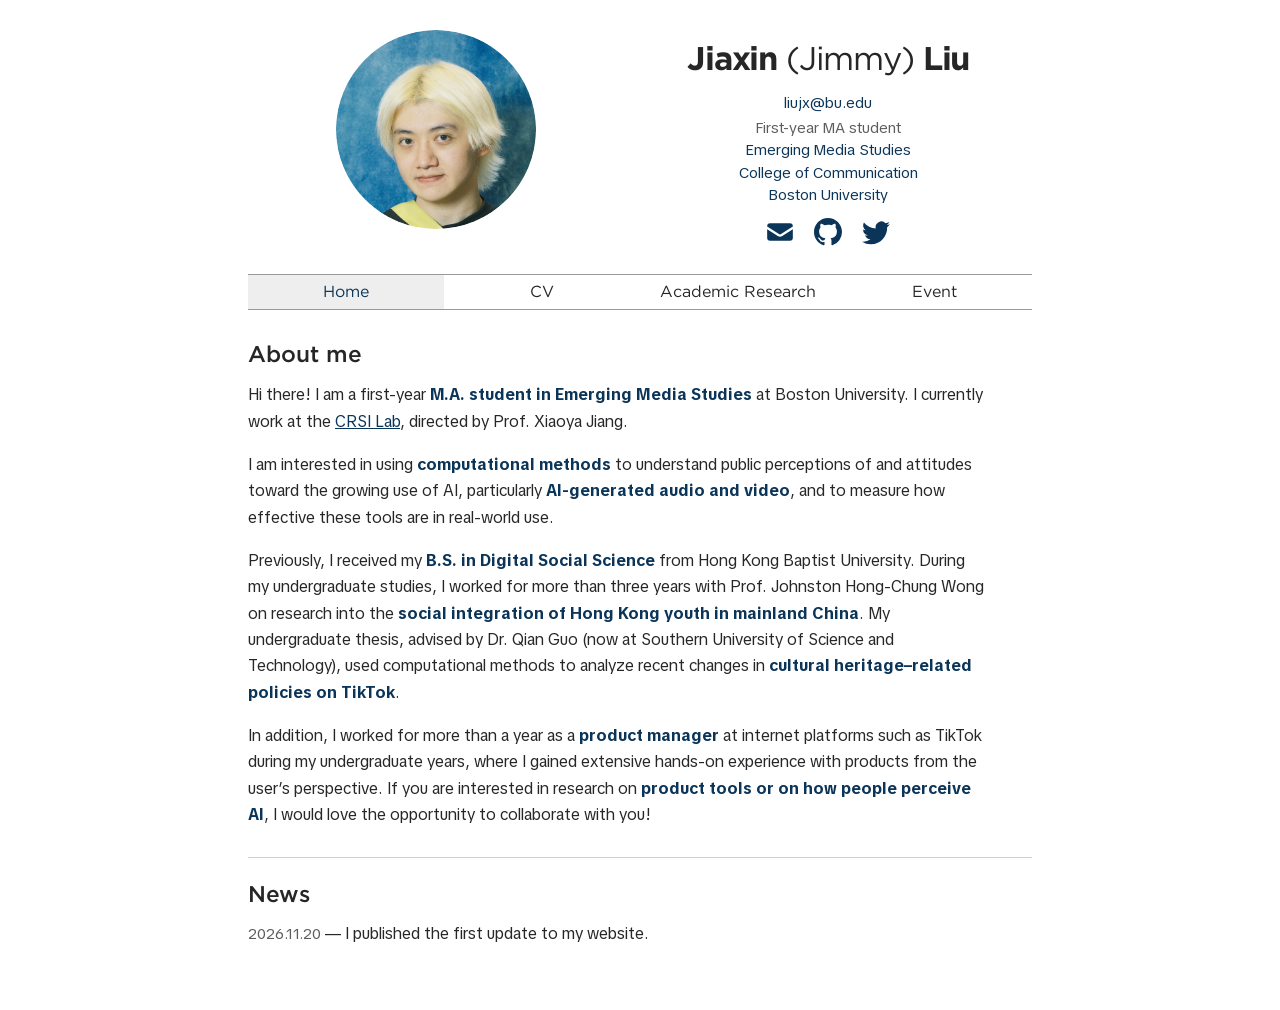
<file: index.html>
<!doctype html>
<html lang="en">
<head>
  <meta charset="utf-8">
  <meta name="viewport" content="width=device-width, initial-scale=1">
  <title>Home | Jiaxin (Jimmy) Liu</title>
  <link rel="stylesheet" href="styles.css?v=5d0125ff4f">
</head>
<body>
  <!-- Keyboard users can skip the profile and navigation on every page. -->
  <a class="skip-link" href="#main-content">Skip to content</a>

  <header>
    <!-- The portrait sits beside the name, school links and contact details. -->
    <div class="photo-column">
      <img class="photo" src="Jiaxin.png" width="200" height="199" alt="Portrait of Jiaxin (Jimmy) Liu">
    </div>

    <div class="info-column">
      <h1 class="name">Jiaxin <span>(Jimmy)</span> Liu</h1>
      <p class="email">
        <a href="mailto:liujx@bu.edu">liujx@bu.edu</a>
      </p>
      <p class="degree">First-year MA student</p>

      <!-- Each school or program name links to its own page. -->
      <ul class="school-links" aria-label="Academic affiliations">
        <li>
          <a href="https://www.bu.edu/academics/com/programs/emerging-media-studies/ma/" target="_blank" rel="noopener noreferrer">
            Emerging Media Studies
          </a>
        </li>
        <li>
          <a href="https://www.bu.edu/com/" target="_blank" rel="noopener noreferrer">
            College of Communication
          </a>
        </li>
        <li>
          <a href="https://www.bu.edu/" target="_blank" rel="noopener noreferrer">
            Boston University
          </a>
        </li>
      </ul>

      <!-- Each icon's alt text names its link for screen readers. -->
      <ul class="contact-icons" aria-label="Contact links">
        <li>
          <a href="mailto:liujx@bu.edu" title="Email Jiaxin Liu">
            <img src="icons/email.svg" width="28" height="28" alt="Email Jiaxin Liu">
          </a>
        </li>
        <li>
          <a href="https://github.com/Sleepingblueee" target="_blank" rel="noopener noreferrer"
             title="GitHub: Sleepingblueee">
            <img src="icons/github.svg" width="28" height="28" alt="GitHub: Sleepingblueee">
          </a>
        </li>
        <li>
          <a href="https://x.com/WishU_Uwerehere" target="_blank" rel="noopener noreferrer"
             title="Twitter (X): @WishU_Uwerehere">
            <img src="icons/twitter.svg" width="28" height="28" alt="Twitter (X): @WishU_Uwerehere">
          </a>
        </li>
      </ul>
    </div>

    <nav aria-label="Main navigation">
      <ul>
        <li><a href="index.html" aria-current="page">Home</a></li>
        <li><a href="cv.html">CV</a></li>
        <li><a href="research.html">Academic Research</a></li>
        <li><a href="event.html">Event</a></li>
      </ul>
    </nav>
  </header>

  <main id="main-content">
    <section class="about" aria-labelledby="about-title">
      <h2 id="about-title">About me</h2>

      <p>
        Hi there! I am a first-year <strong>M.A. student in Emerging Media Studies</strong>
        at Boston University. I currently work at the
        <a href="https://www.jiangcrsi.com/" target="_blank" rel="noopener noreferrer">CRSI Lab</a>,
        directed by Prof. Xiaoya Jiang.
      </p>

      <p>
        I am interested in using <strong>computational methods</strong> to understand public
        perceptions of and attitudes toward the growing use of AI, particularly
        <strong>AI-generated audio and video</strong>, and to measure how effective these tools
        are in real-world use.
      </p>

      <p>
        Previously, I received my <strong>B.S. in Digital Social Science</strong> from Hong Kong
        Baptist University. During my undergraduate studies, I worked for more than three years
        with Prof. Johnston Hong-Chung Wong on research into the <strong>social integration of
        Hong Kong youth in mainland China</strong>.
        My undergraduate thesis, advised by Dr. Qian Guo (now at Southern University of Science
        and Technology), used computational methods to analyze recent changes in <strong>cultural
        heritage&ndash;related policies on TikTok</strong>.
      </p>

      <p>
        In addition, I worked for more than a year as a <strong>product manager</strong> at
        internet platforms such as TikTok during my undergraduate years, where I gained extensive
        hands-on experience with products from the user’s perspective. If you are interested in
        research on <strong>product tools or on how people perceive AI</strong>, I would love the opportunity to
        collaborate with you!
      </p>
    </section>

    <section class="news" aria-labelledby="news-title">
      <h2 id="news-title">News</h2>

      <ul>
        <li>
          <time class="news-date" datetime="2026-11-20">2026.11.20</time> &mdash; I published the first update to my website.
        </li>
      </ul>
    </section>
  </main>
</body>
</html>
</file>
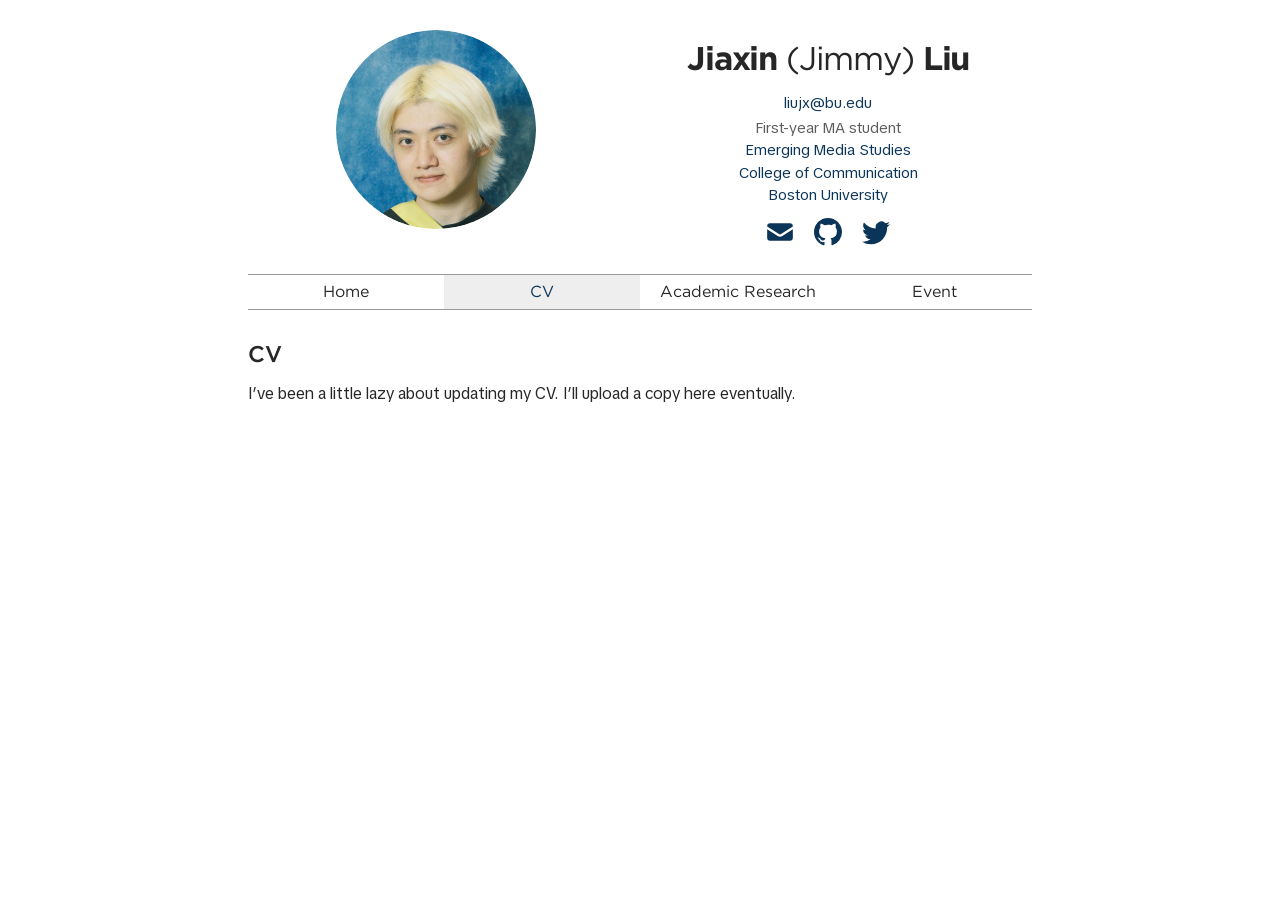
<file: cv.html>
<!doctype html>
<html lang="en">
<head>
  <meta charset="utf-8">
  <meta name="viewport" content="width=device-width, initial-scale=1">
  <title>CV | Jiaxin (Jimmy) Liu</title>
  <link rel="stylesheet" href="styles.css?v=5d0125ff4f">
</head>
<body>
  <!-- Keyboard users can skip the profile and navigation on every page. -->
  <a class="skip-link" href="#main-content">Skip to content</a>

  <header>
    <!-- The portrait sits beside the name, school links and contact details. -->
    <div class="photo-column">
      <img class="photo" src="Jiaxin.png" width="200" height="199" alt="Portrait of Jiaxin (Jimmy) Liu">
    </div>

    <div class="info-column">
      <h1 class="name">Jiaxin <span>(Jimmy)</span> Liu</h1>
      <p class="email">
        <a href="mailto:liujx@bu.edu">liujx@bu.edu</a>
      </p>
      <p class="degree">First-year MA student</p>

      <!-- Each school or program name links to its own page. -->
      <ul class="school-links" aria-label="Academic affiliations">
        <li>
          <a href="https://www.bu.edu/academics/com/programs/emerging-media-studies/ma/" target="_blank" rel="noopener noreferrer">
            Emerging Media Studies
          </a>
        </li>
        <li>
          <a href="https://www.bu.edu/com/" target="_blank" rel="noopener noreferrer">
            College of Communication
          </a>
        </li>
        <li>
          <a href="https://www.bu.edu/" target="_blank" rel="noopener noreferrer">
            Boston University
          </a>
        </li>
      </ul>

      <!-- Each icon's alt text names its link for screen readers. -->
      <ul class="contact-icons" aria-label="Contact links">
        <li>
          <a href="mailto:liujx@bu.edu" title="Email Jiaxin Liu">
            <img src="icons/email.svg" width="28" height="28" alt="Email Jiaxin Liu">
          </a>
        </li>
        <li>
          <a href="https://github.com/Sleepingblueee" target="_blank" rel="noopener noreferrer"
             title="GitHub: Sleepingblueee">
            <img src="icons/github.svg" width="28" height="28" alt="GitHub: Sleepingblueee">
          </a>
        </li>
        <li>
          <a href="https://x.com/WishU_Uwerehere" target="_blank" rel="noopener noreferrer"
             title="Twitter (X): @WishU_Uwerehere">
            <img src="icons/twitter.svg" width="28" height="28" alt="Twitter (X): @WishU_Uwerehere">
          </a>
        </li>
      </ul>
    </div>

    <nav aria-label="Main navigation">
      <ul>
        <li><a href="index.html">Home</a></li>
        <li><a href="cv.html" aria-current="page">CV</a></li>
        <li><a href="research.html">Academic Research</a></li>
        <li><a href="event.html">Event</a></li>
      </ul>
    </nav>
  </header>

  <main id="main-content">
    <h2>CV</h2>

    <p>I’ve been a little lazy about updating my CV. I’ll upload a copy here eventually.</p>
  </main>
</body>
</html>
</file>
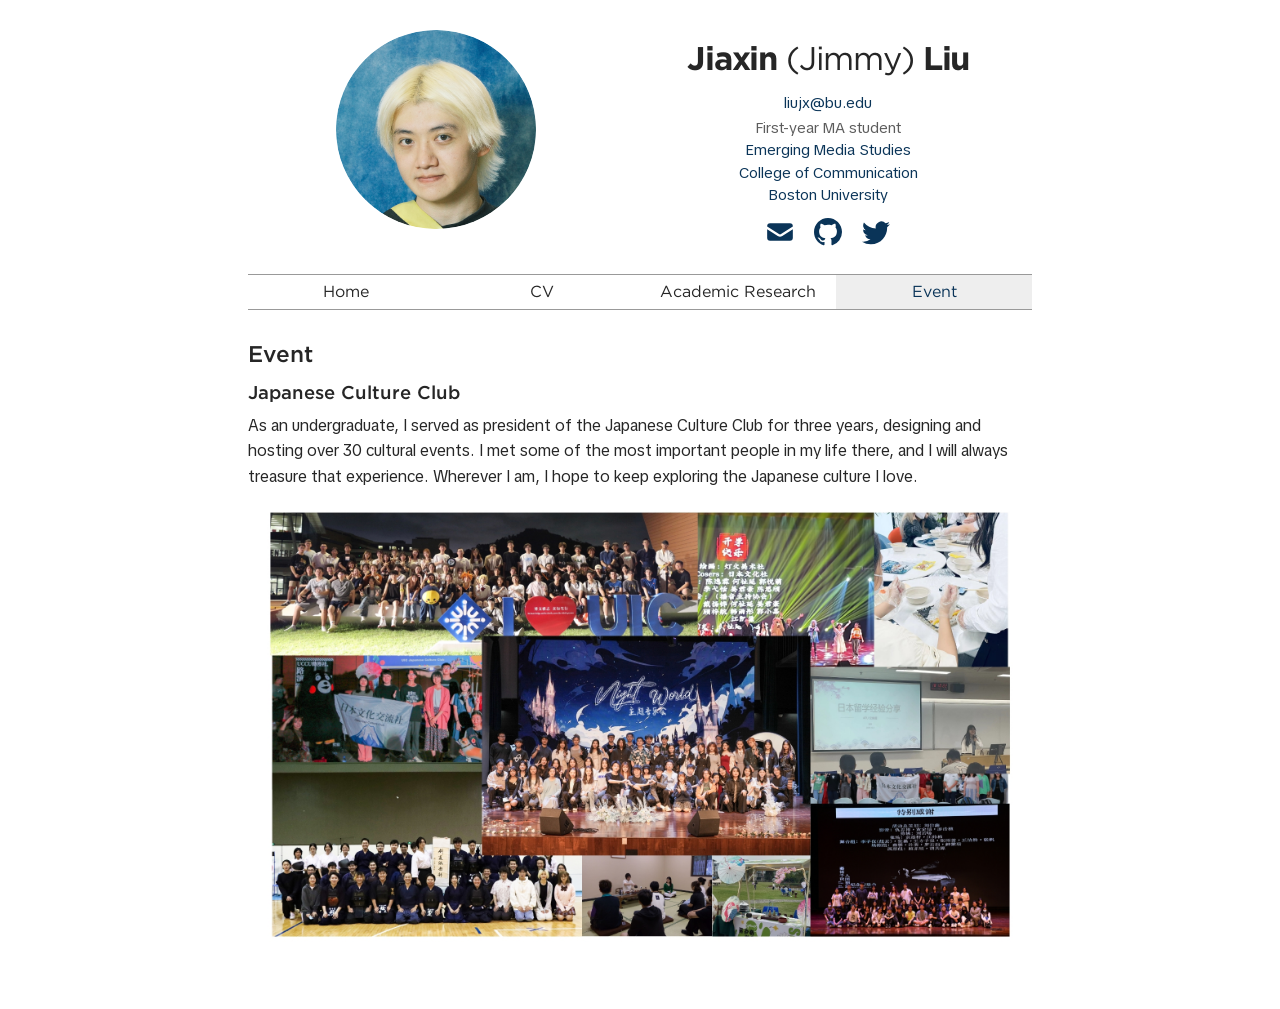
<file: event.html>
<!doctype html>
<html lang="en">
<head>
  <meta charset="utf-8">
  <meta name="viewport" content="width=device-width, initial-scale=1">
  <title>Event | Jiaxin (Jimmy) Liu</title>
  <link rel="stylesheet" href="styles.css?v=5d0125ff4f">
</head>
<body>
  <!-- Keyboard users can skip the profile and navigation on every page. -->
  <a class="skip-link" href="#main-content">Skip to content</a>

  <header>
    <!-- The portrait sits beside the name, school links and contact details. -->
    <div class="photo-column">
      <img class="photo" src="Jiaxin.png" width="200" height="199" alt="Portrait of Jiaxin (Jimmy) Liu">
    </div>

    <div class="info-column">
      <h1 class="name">Jiaxin <span>(Jimmy)</span> Liu</h1>
      <p class="email">
        <a href="mailto:liujx@bu.edu">liujx@bu.edu</a>
      </p>
      <p class="degree">First-year MA student</p>

      <!-- Each school or program name links to its own page. -->
      <ul class="school-links" aria-label="Academic affiliations">
        <li>
          <a href="https://www.bu.edu/academics/com/programs/emerging-media-studies/ma/" target="_blank" rel="noopener noreferrer">
            Emerging Media Studies
          </a>
        </li>
        <li>
          <a href="https://www.bu.edu/com/" target="_blank" rel="noopener noreferrer">
            College of Communication
          </a>
        </li>
        <li>
          <a href="https://www.bu.edu/" target="_blank" rel="noopener noreferrer">
            Boston University
          </a>
        </li>
      </ul>

      <!-- Each icon's alt text names its link for screen readers. -->
      <ul class="contact-icons" aria-label="Contact links">
        <li>
          <a href="mailto:liujx@bu.edu" title="Email Jiaxin Liu">
            <img src="icons/email.svg" width="28" height="28" alt="Email Jiaxin Liu">
          </a>
        </li>
        <li>
          <a href="https://github.com/Sleepingblueee" target="_blank" rel="noopener noreferrer"
             title="GitHub: Sleepingblueee">
            <img src="icons/github.svg" width="28" height="28" alt="GitHub: Sleepingblueee">
          </a>
        </li>
        <li>
          <a href="https://x.com/WishU_Uwerehere" target="_blank" rel="noopener noreferrer"
             title="Twitter (X): @WishU_Uwerehere">
            <img src="icons/twitter.svg" width="28" height="28" alt="Twitter (X): @WishU_Uwerehere">
          </a>
        </li>
      </ul>
    </div>

    <nav aria-label="Main navigation">
      <ul>
        <li><a href="index.html">Home</a></li>
        <li><a href="cv.html">CV</a></li>
        <li><a href="research.html">Academic Research</a></li>
        <li><a href="event.html" aria-current="page">Event</a></li>
      </ul>
    </nav>
  </header>

  <main id="main-content">
    <h2>Event</h2>

    <section aria-labelledby="club-title">
      <h3 id="club-title">Japanese Culture Club</h3>

      <p>
        As an undergraduate, I served as president of the Japanese Culture Club for three years,
        designing and hosting over 30 cultural events. I met some of the most important people
        in my life there, and I will always treasure that experience. Wherever I am, I hope to
        keep exploring the Japanese culture I love.
      </p>

      <img class="event-photo" src="event.jpg" width="288" height="162"
           alt="Japanese Culture Club members at performances and workshops.">
    </section>
  </main>
</body>
</html>
</file>
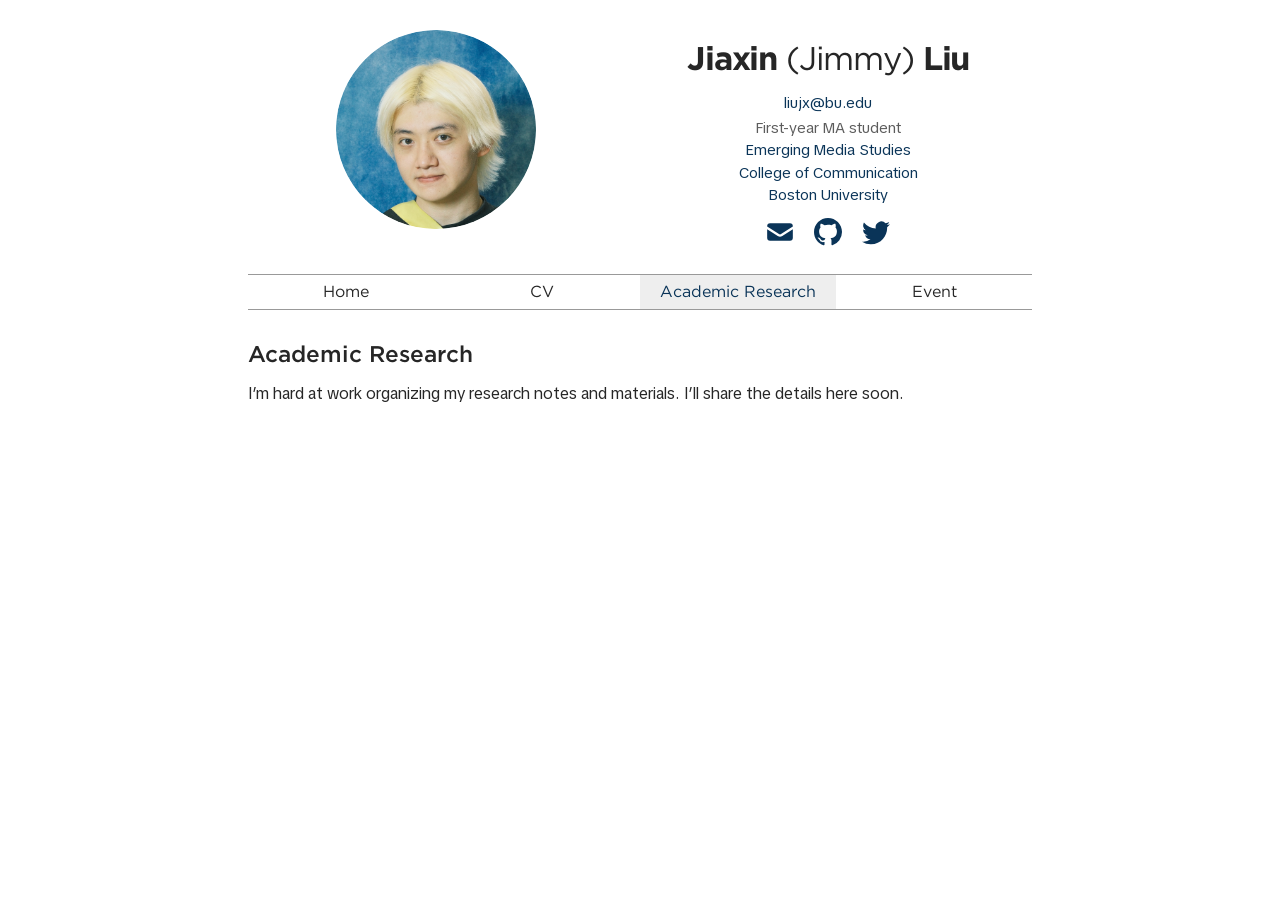
<file: research.html>
<!doctype html>
<html lang="en">
<head>
  <meta charset="utf-8">
  <meta name="viewport" content="width=device-width, initial-scale=1">
  <title>Academic Research | Jiaxin (Jimmy) Liu</title>
  <link rel="stylesheet" href="styles.css?v=5d0125ff4f">
</head>
<body>
  <!-- Keyboard users can skip the profile and navigation on every page. -->
  <a class="skip-link" href="#main-content">Skip to content</a>

  <header>
    <!-- The portrait sits beside the name, school links and contact details. -->
    <div class="photo-column">
      <img class="photo" src="Jiaxin.png" width="200" height="199" alt="Portrait of Jiaxin (Jimmy) Liu">
    </div>

    <div class="info-column">
      <h1 class="name">Jiaxin <span>(Jimmy)</span> Liu</h1>
      <p class="email">
        <a href="mailto:liujx@bu.edu">liujx@bu.edu</a>
      </p>
      <p class="degree">First-year MA student</p>

      <!-- Each school or program name links to its own page. -->
      <ul class="school-links" aria-label="Academic affiliations">
        <li>
          <a href="https://www.bu.edu/academics/com/programs/emerging-media-studies/ma/" target="_blank" rel="noopener noreferrer">
            Emerging Media Studies
          </a>
        </li>
        <li>
          <a href="https://www.bu.edu/com/" target="_blank" rel="noopener noreferrer">
            College of Communication
          </a>
        </li>
        <li>
          <a href="https://www.bu.edu/" target="_blank" rel="noopener noreferrer">
            Boston University
          </a>
        </li>
      </ul>

      <!-- Each icon's alt text names its link for screen readers. -->
      <ul class="contact-icons" aria-label="Contact links">
        <li>
          <a href="mailto:liujx@bu.edu" title="Email Jiaxin Liu">
            <img src="icons/email.svg" width="28" height="28" alt="Email Jiaxin Liu">
          </a>
        </li>
        <li>
          <a href="https://github.com/Sleepingblueee" target="_blank" rel="noopener noreferrer"
             title="GitHub: Sleepingblueee">
            <img src="icons/github.svg" width="28" height="28" alt="GitHub: Sleepingblueee">
          </a>
        </li>
        <li>
          <a href="https://x.com/WishU_Uwerehere" target="_blank" rel="noopener noreferrer"
             title="Twitter (X): @WishU_Uwerehere">
            <img src="icons/twitter.svg" width="28" height="28" alt="Twitter (X): @WishU_Uwerehere">
          </a>
        </li>
      </ul>
    </div>

    <nav aria-label="Main navigation">
      <ul>
        <li><a href="index.html">Home</a></li>
        <li><a href="cv.html">CV</a></li>
        <li><a href="research.html" aria-current="page">Academic Research</a></li>
        <li><a href="event.html">Event</a></li>
      </ul>
    </nav>
  </header>

  <main id="main-content">
    <h2>Academic Research</h2>

    <p>I’m hard at work organizing my research notes and materials. I’ll share the details here soon.</p>
  </main>
</body>
</html>
</file>
<file: styles.css>
/* Page width and type */
body {
  box-sizing: border-box;
  max-width: 52rem;
  margin: 0 auto;
  padding: 0 1.5rem 4rem;
  background-color: #fff;
  color: #262626;
  line-height: 1.6;
}

body, p {
  font-family: "TikTok Sans Text", "Segoe UI", Arial, sans-serif;
  font-size: 1em;
}

p {
  margin: 0 0 0.9em;
}

h1, h2, h3, nav a, .profile-name {
  font-family: "Gotham", "Segoe UI", Arial, sans-serif;
}

h1, h2, h3 {
  margin: 0;
  font-weight: 500;
  line-height: 1.25;
}

h2 {
  margin-bottom: 0.78rem;
  font-size: 1.42em;
}

h3 {
  margin-bottom: 0.5rem;
  font-size: 1.16em;
}


/* Text links. A gray link in the biography marks a page already visited. */
a {
  color: #0A3458;
}

main a:link {
  text-decoration: underline;
}

main a:visited {
  color: #5c5c5c;
}

main a:hover {
  background-color: #f2f2f2;
}

main a:active {
  background-color: #ddd;
}

a:focus-visible {
  outline: 0.14rem solid #0A3458;
  outline-offset: 0.2rem;
}

::selection {
  background-color: #0A3458;
  color: white;
}

.skip-link {
  position: absolute;
  top: -5em;
  left: 0.4rem;
  padding: 0.35em 0.75em;
  background-color: white;
}

.skip-link:focus {
  top: 0.3rem;
}


/* The paired class names also fit pages saved before the layout update. */
/* Profile photo on the left */
header {
  padding-top: 1.9rem;
}

.photo-column, .portrait-column {
  float: left;
  width: 48%;
  padding-bottom: 1.25rem;
}

.photo, .portrait {
  display: block;
  width: 12.5rem;
  max-width: 85%;
  height: auto;
  margin: 0 auto;
  border-radius: 50%;
}


/* The left margin leaves room for the photo beside the name and school. */
.info-column, .identity {
  margin-left: 48%;
  padding: 0.55rem 0 1.25rem;
  text-align: center;
}

.name, .profile-name {
  margin: 0 0 0.85rem;
  font-size: 2.05rem;
  font-weight: bold;
  letter-spacing: -0.035em;
  line-height: 1.18;
}

.name span, .profile-name span {
  font-weight: normal;
}

header ul, .news ul {
  margin: 0;
  padding: 0;
  list-style: none;
}

.email, .degree, .school-links, .news-date,
.contact, .affiliations, .metadata {
  color: #5c5c5c;
  font-size: 0.9375rem;
  line-height: 1.5;
}

.email, .contact {
  margin: 0 0 0.12rem;
}

.degree {
  margin: 0;
}

.info-column a, .identity a {
  text-decoration: none;
}

.info-column a:hover, .info-column a:focus-visible,
.identity a:hover, .identity a:focus-visible {
  text-decoration: underline;
}


/* The link around each icon is a little bigger than the picture. */
.contact-icons, .contact-links {
  display: flex;
  flex-wrap: wrap;
  justify-content: center;
  margin-top: 0.2rem;
}

.contact-icons li, .contact-links li {
  margin: 0 0.125rem;
}

.contact-icons a, .contact-links a {
  display: flex;
  align-items: center;
  justify-content: center;
  min-width: 2.75rem;
  min-height: 2.75rem;
  border-radius: 0.25rem;
}

.contact-icons img, .contact-links img {
  width: 1.75rem;
  height: 1.75rem;
}

.contact-icons a:hover, .contact-icons a:focus-visible,
.contact-links a:hover, .contact-links a:focus-visible {
  box-shadow: inset 0 0 0 1px #0A3458;
}


/* Clear the photo float so the menu runs across both columns. */
nav {
  clear: both;
  border-top: 1px solid #999;
  border-bottom: 1px solid #999;
}

nav ul {
  display: flex;
}

nav li {
  flex: 1;
  min-width: 0;
}

nav a {
  box-sizing: border-box;
  display: flex;
  align-items: center;
  justify-content: center;
  height: 100%;
  min-height: 2.125rem;
  padding: 0.25rem 0.125rem;
  color: #262626;
  line-height: 1.2;
  text-align: center;
  text-decoration: none;
}

/* The gray tab shows which page is open. */
nav a[aria-current="page"] {
  background-color: #eee;
  color: #0A3458;
}

nav a:hover {
  color: #0A3458;
  text-decoration: underline;
}

nav a:active {
  background-color: #ddd;
  color: #0A3458;
}

nav a:focus-visible {
  outline-offset: -0.2rem;
}


/* Main content */
#main-content {
  padding-top: 1.9rem;
}

/* Keep the long introduction a little narrower than the menu. */
.about p, .bio p {
  max-width: 74ch;
  margin: 0;
  line-height: 1.65;
}

.about p + p, .bio p + p {
  margin-top: 1.05rem;
}

.about strong, .bio strong {
  color: #0A3458;
}

.news {
  margin-top: 1.85rem;
  padding-top: 1.35rem;
  border-top: 1px solid #cfcfcf;
}

.news li + li {
  margin-top: 1.2rem;
}

.event-photo {
  display: block;
  width: 100%;
  height: auto;
}


/* Smaller screens */
@media (max-width: 40em) {
  body {
    padding-right: 1.15rem;
    padding-left: 1.15rem;
  }

  header {
    padding-top: 1.75rem;
  }

  .photo-column, .info-column, .portrait-column, .identity {
    padding-bottom: 1.5rem;
  }

  .photo, .portrait {
    width: 9rem;
  }

  .name, .profile-name {
    font-size: 1.75rem;
  }
}

/* On a phone, stack the photo above the school and contact details. */
@media (max-width: 30em) {
  .photo-column, .portrait-column {
    float: none;
    width: 100%;
    padding-bottom: 0;
  }

  .photo, .portrait {
    width: 7rem;
    margin-bottom: 0.8rem;
  }

  .info-column, .identity {
    margin-left: 0;
  }

  nav a {
    min-height: 2.75rem;
    font-size: 0.875rem;
  }

  #main-content {
    padding-top: 1.45rem;
  }
}


/* Use the font files in this folder so the site works on other computers. */
@font-face {
  font-family: "Gotham";
  src: url("fonts/Gotham-Book.otf") format("opentype");
  font-weight: 400;
  font-display: swap;
}

@font-face {
  font-family: "Gotham";
  src: url("fonts/Gotham-Medium.otf") format("opentype");
  font-weight: 500;
  font-display: swap;
}

@font-face {
  font-family: "Gotham";
  src: url("fonts/Gotham-Bold.otf") format("opentype");
  font-weight: 700;
  font-display: swap;
}

@font-face {
  font-family: "TikTok Sans Text";
  src: url("fonts/TikTokSansText-Regular.woff2") format("woff2");
  font-weight: 400;
  font-display: swap;
}

@font-face {
  font-family: "TikTok Sans Text";
  src: url("fonts/TikTokSansText-Bold.woff2") format("woff2");
  font-weight: 700;
  font-display: swap;
}
</file>
